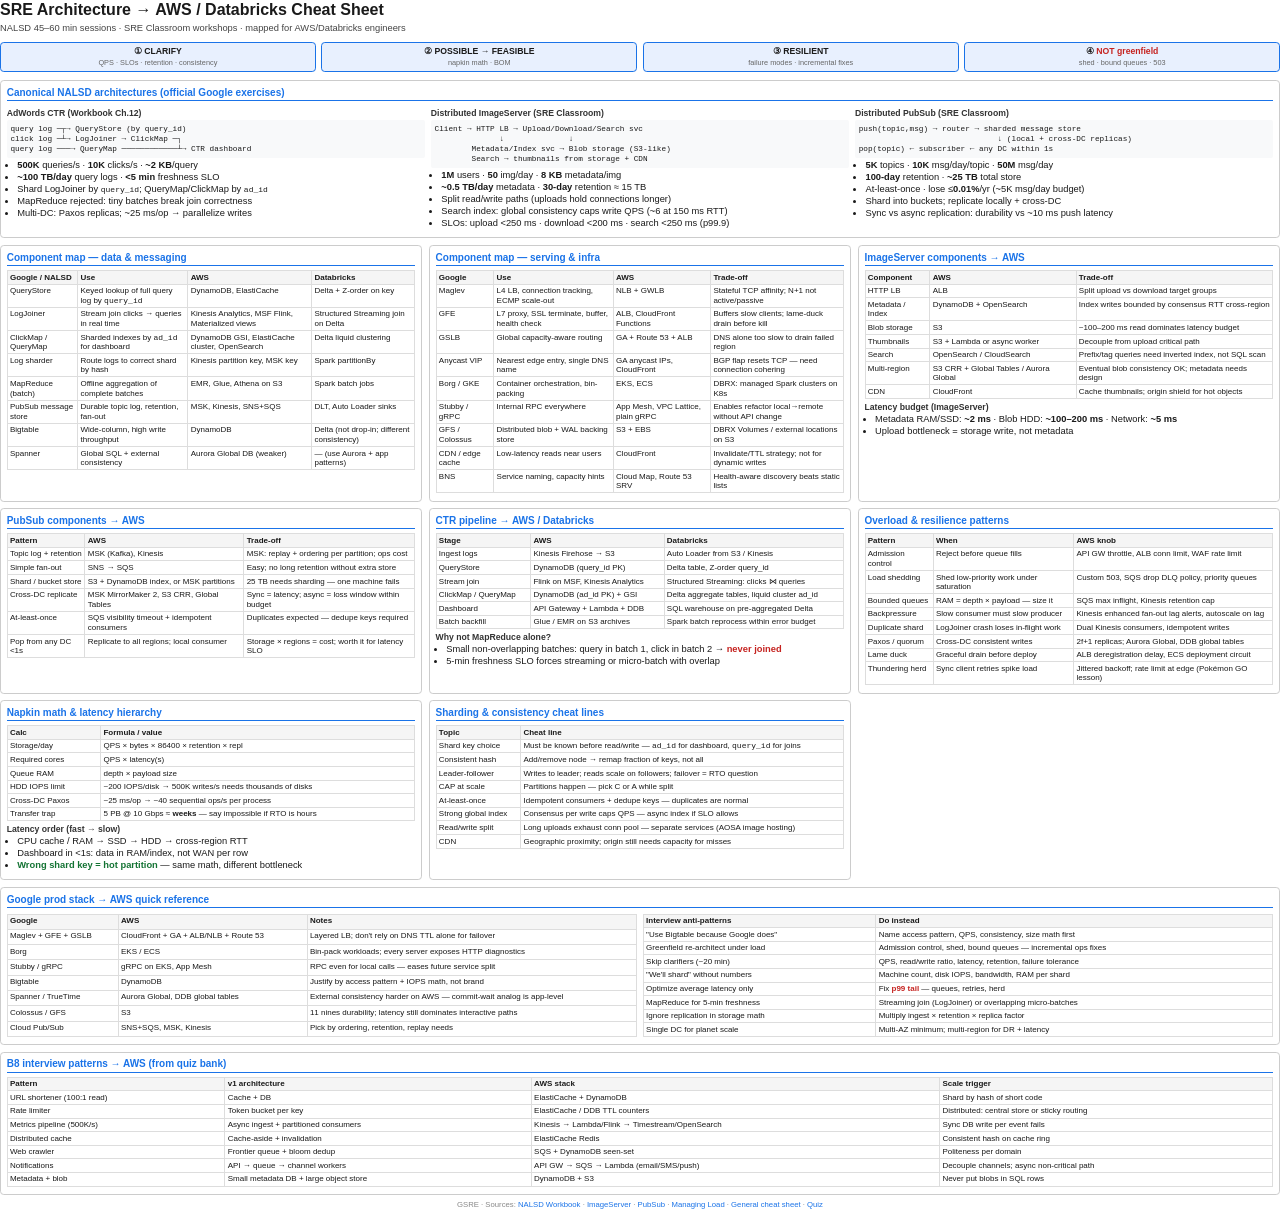
<file: architecture-cheatsheet.html>
<!DOCTYPE html>
<html lang="en">
<head>
  <meta charset="UTF-8">
  <title>SRE Architecture → AWS Cheat Sheet</title>
  <style>
    @page { size: A4 portrait; margin: 8mm; }
    * { box-sizing: border-box; margin: 0; padding: 0; }
    body {
      font-family: "Helvetica Neue", Helvetica, Arial, sans-serif;
      font-size: 7pt;
      line-height: 1.2;
      color: #1a1a1a;
      background: #fff;
    }
    h1 { font-size: 12pt; font-weight: 700; margin-bottom: 1mm; }
    .subtitle { font-size: 7pt; color: #444; margin-bottom: 2mm; }
    .loop-bar {
      display: flex; gap: 1.5mm; margin-bottom: 2mm;
      font-size: 6.5pt; font-weight: 600;
    }
    .loop-step {
      flex: 1; background: #e8f0fe; border: 0.3pt solid #1a73e8;
      border-radius: 1mm; padding: 1mm 1.2mm; text-align: center;
    }
    .grid { display: grid; grid-template-columns: 1fr 1fr 1fr; gap: 1.8mm; }
    section {
      border: 0.3pt solid #ccc; border-radius: 1mm;
      padding: 1.5mm; break-inside: avoid;
    }
    h2 {
      font-size: 7.5pt; font-weight: 700; color: #1a73e8;
      border-bottom: 0.4pt solid #1a73e8;
      padding-bottom: 0.4mm; margin-bottom: 1mm;
    }
    h3 { font-size: 6.5pt; font-weight: 700; color: #333; margin: 0.8mm 0 0.3mm; }
    ul { padding-left: 2.8mm; margin-bottom: 0.6mm; }
    li { margin-bottom: 0.25mm; }
    .mono { font-family: "Menlo", "Consolas", monospace; font-size: 6pt; }
    .tag { font-size: 5.5pt; color: #666; font-weight: 400; }
    .warn { color: #c5221f; font-weight: 600; }
    .ok { color: #137333; font-weight: 600; }
    table {
      width: 100%; border-collapse: collapse;
      font-size: 6pt; margin: 0.4mm 0;
    }
    td, th {
      border: 0.25pt solid #ddd;
      padding: 0.4mm 0.6mm; vertical-align: top;
    }
    th { background: #f5f5f5; font-weight: 600; text-align: left; }
    .full { grid-column: 1 / -1; }
    .cols2 { display: grid; grid-template-columns: 1fr 1fr; gap: 1.5mm; }
    .cols3 { display: grid; grid-template-columns: 1fr 1fr 1fr; gap: 1.5mm; }
    .flow {
      font-family: "Menlo", "Consolas", monospace;
      font-size: 5.8pt; background: #f8f9fa;
      padding: 1mm; border-radius: 0.5mm; margin: 0.5mm 0;
      white-space: pre-wrap; line-height: 1.3;
    }
    .footer {
      margin-top: 1.5mm; font-size: 5.8pt;
      color: #888; text-align: center;
    }
    .footer a { color: #1a73e8; text-decoration: none; }
  </style>
</head>
<body>

<h1>SRE Architecture → AWS / Databricks Cheat Sheet</h1>
<p class="subtitle">NALSD 45–60 min sessions · SRE Classroom workshops · mapped for AWS/Databricks engineers</p>

<div class="loop-bar">
  <div class="loop-step">① CLARIFY<br><span class="tag">QPS · SLOs · retention · consistency</span></div>
  <div class="loop-step">② POSSIBLE → FEASIBLE<br><span class="tag">napkin math · BOM</span></div>
  <div class="loop-step">③ RESILIENT<br><span class="tag">failure modes · incremental fixes</span></div>
  <div class="loop-step">④ <span class="warn">NOT greenfield</span><br><span class="tag">shed · bound queues · 503</span></div>
</div>

<div class="grid">

  <section class="full">
    <h2>Canonical NALSD architectures (official Google exercises)</h2>
    <div class="cols3">
      <div>
        <h3>AdWords CTR (Workbook Ch.12)</h3>
        <div class="flow">query log ─┬→ QueryStore (by query_id)
click log ─┴→ LogJoiner → ClickMap ─┐
query log ───→ QueryMap ────────────┴→ CTR dashboard</div>
        <ul>
          <li><strong>500K</strong> queries/s · <strong>10K</strong> clicks/s · <strong>~2 KB</strong>/query</li>
          <li><strong>~100 TB/day</strong> query logs · <strong>&lt;5 min</strong> freshness SLO</li>
          <li>Shard LogJoiner by <span class="mono">query_id</span>; QueryMap/ClickMap by <span class="mono">ad_id</span></li>
          <li>MapReduce rejected: tiny batches break join correctness</li>
          <li>Multi-DC: Paxos replicas; ~25 ms/op → parallelize writes</li>
        </ul>
      </div>
      <div>
        <h3>Distributed ImageServer (SRE Classroom)</h3>
        <div class="flow">Client → HTTP LB → Upload/Download/Search svc
              ↓              ↓
        Metadata/Index svc → Blob storage (S3-like)
        Search → thumbnails from storage + CDN</div>
        <ul>
          <li><strong>1M</strong> users · <strong>50</strong> img/day · <strong>8 KB</strong> metadata/img</li>
          <li><strong>~0.5 TB/day</strong> metadata · <strong>30-day</strong> retention ≈ 15 TB</li>
          <li>Split read/write paths (uploads hold connections longer)</li>
          <li>Search index: global consistency caps write QPS (~6 at 150 ms RTT)</li>
          <li>SLOs: upload &lt;250 ms · download &lt;200 ms · search &lt;250 ms (p99.9)</li>
        </ul>
      </div>
      <div>
        <h3>Distributed PubSub (SRE Classroom)</h3>
        <div class="flow">push(topic,msg) → router → sharded message store
                              ↓ (local + cross-DC replicas)
pop(topic) ← subscriber ← any DC within 1s</div>
        <ul>
          <li><strong>5K</strong> topics · <strong>10K</strong> msg/day/topic · <strong>50M</strong> msg/day</li>
          <li><strong>100-day</strong> retention · <strong>~25 TB</strong> total store</li>
          <li>At-least-once · lose ≤<strong>0.01%</strong>/yr (~5K msg/day budget)</li>
          <li>Shard into buckets; replicate locally + cross-DC</li>
          <li>Sync vs async replication: durability vs ~10 ms push latency</li>
        </ul>
      </div>
    </div>
  </section>

  <section>
    <h2>Component map — data &amp; messaging</h2>
    <table>
      <tr><th>Google / NALSD</th><th>Use</th><th>AWS</th><th>Databricks</th></tr>
      <tr>
        <td>QueryStore</td>
        <td>Keyed lookup of full query log by <span class="mono">query_id</span></td>
        <td>DynamoDB, ElastiCache</td>
        <td>Delta + Z-order on key</td>
      </tr>
      <tr>
        <td>LogJoiner</td>
        <td>Stream join clicks → queries in real time</td>
        <td>Kinesis Analytics, MSF Flink, Materialized views</td>
        <td>Structured Streaming join on Delta</td>
      </tr>
      <tr>
        <td>ClickMap / QueryMap</td>
        <td>Sharded indexes by <span class="mono">ad_id</span> for dashboard</td>
        <td>DynamoDB GSI, ElastiCache cluster, OpenSearch</td>
        <td>Delta liquid clustering</td>
      </tr>
      <tr>
        <td>Log sharder</td>
        <td>Route logs to correct shard by hash</td>
        <td>Kinesis partition key, MSK key</td>
        <td>Spark partitionBy</td>
      </tr>
      <tr>
        <td>MapReduce (batch)</td>
        <td>Offline aggregation of complete batches</td>
        <td>EMR, Glue, Athena on S3</td>
        <td>Spark batch jobs</td>
      </tr>
      <tr>
        <td>PubSub message store</td>
        <td>Durable topic log, retention, fan-out</td>
        <td>MSK, Kinesis, SNS+SQS</td>
        <td>DLT, Auto Loader sinks</td>
      </tr>
      <tr>
        <td>Bigtable</td>
        <td>Wide-column, high write throughput</td>
        <td>DynamoDB</td>
        <td>Delta (not drop-in; different consistency)</td>
      </tr>
      <tr>
        <td>Spanner</td>
        <td>Global SQL + external consistency</td>
        <td>Aurora Global DB (weaker)</td>
        <td>— (use Aurora + app patterns)</td>
      </tr>
    </table>
  </section>

  <section>
    <h2>Component map — serving &amp; infra</h2>
    <table>
      <tr><th>Google</th><th>Use</th><th>AWS</th><th>Trade-off</th></tr>
      <tr>
        <td>Maglev</td>
        <td>L4 LB, connection tracking, ECMP scale-out</td>
        <td>NLB + GWLB</td>
        <td>Stateful TCP affinity; N+1 not active/passive</td>
      </tr>
      <tr>
        <td>GFE</td>
        <td>L7 proxy, SSL terminate, buffer, health check</td>
        <td>ALB, CloudFront Functions</td>
        <td>Buffers slow clients; lame-duck drain before kill</td>
      </tr>
      <tr>
        <td>GSLB</td>
        <td>Global capacity-aware routing</td>
        <td>GA + Route 53 + ALB</td>
        <td>DNS alone too slow to drain failed region</td>
      </tr>
      <tr>
        <td>Anycast VIP</td>
        <td>Nearest edge entry, single DNS name</td>
        <td>GA anycast IPs, CloudFront</td>
        <td>BGP flap resets TCP — need connection cohering</td>
      </tr>
      <tr>
        <td>Borg / GKE</td>
        <td>Container orchestration, bin-packing</td>
        <td>EKS, ECS</td>
        <td>DBRX: managed Spark clusters on K8s</td>
      </tr>
      <tr>
        <td>Stubby / gRPC</td>
        <td>Internal RPC everywhere</td>
        <td>App Mesh, VPC Lattice, plain gRPC</td>
        <td>Enables refactor local→remote without API change</td>
      </tr>
      <tr>
        <td>GFS / Colossus</td>
        <td>Distributed blob + WAL backing store</td>
        <td>S3 + EBS</td>
        <td>DBRX Volumes / external locations on S3</td>
      </tr>
      <tr>
        <td>CDN / edge cache</td>
        <td>Low-latency reads near users</td>
        <td>CloudFront</td>
        <td>Invalidate/TTL strategy; not for dynamic writes</td>
      </tr>
      <tr>
        <td>BNS</td>
        <td>Service naming, capacity hints</td>
        <td>Cloud Map, Route 53 SRV</td>
        <td>Health-aware discovery beats static lists</td>
      </tr>
    </table>
  </section>

  <section>
    <h2>ImageServer components → AWS</h2>
    <table>
      <tr><th>Component</th><th>AWS</th><th>Trade-off</th></tr>
      <tr><td>HTTP LB</td><td>ALB</td><td>Split upload vs download target groups</td></tr>
      <tr><td>Metadata / Index</td><td>DynamoDB + OpenSearch</td><td>Index writes bounded by consensus RTT cross-region</td></tr>
      <tr><td>Blob storage</td><td>S3</td><td>~100–200 ms read dominates latency budget</td></tr>
      <tr><td>Thumbnails</td><td>S3 + Lambda or async worker</td><td>Decouple from upload critical path</td></tr>
      <tr><td>Search</td><td>OpenSearch / CloudSearch</td><td>Prefix/tag queries need inverted index, not SQL scan</td></tr>
      <tr><td>Multi-region</td><td>S3 CRR + Global Tables / Aurora Global</td><td>Eventual blob consistency OK; metadata needs design</td></tr>
      <tr><td>CDN</td><td>CloudFront</td><td>Cache thumbnails; origin shield for hot objects</td></tr>
    </table>
    <h3>Latency budget (ImageServer)</h3>
    <ul>
      <li>Metadata RAM/SSD: <strong>~2 ms</strong> · Blob HDD: <strong>~100–200 ms</strong> · Network: <strong>~5 ms</strong></li>
      <li>Upload bottleneck = storage write, not metadata</li>
    </ul>
  </section>

  <section>
    <h2>PubSub components → AWS</h2>
    <table>
      <tr><th>Pattern</th><th>AWS</th><th>Trade-off</th></tr>
      <tr><td>Topic log + retention</td><td>MSK (Kafka), Kinesis</td><td>MSK: replay + ordering per partition; ops cost</td></tr>
      <tr><td>Simple fan-out</td><td>SNS → SQS</td><td>Easy; no long retention without extra store</td></tr>
      <tr><td>Shard / bucket store</td><td>S3 + DynamoDB index, or MSK partitions</td><td>25 TB needs sharding — one machine fails</td></tr>
      <tr><td>Cross-DC replicate</td><td>MSK MirrorMaker 2, S3 CRR, Global Tables</td><td>Sync = latency; async = loss window within budget</td></tr>
      <tr><td>At-least-once</td><td>SQS visibility timeout + idempotent consumers</td><td>Duplicates expected — dedupe keys required</td></tr>
      <tr><td>Pop from any DC &lt;1s</td><td>Replicate to all regions; local consumer</td><td>Storage × regions = cost; worth it for latency SLO</td></tr>
    </table>
  </section>

  <section>
    <h2>CTR pipeline → AWS / Databricks</h2>
    <table>
      <tr><th>Stage</th><th>AWS</th><th>Databricks</th></tr>
      <tr><td>Ingest logs</td><td>Kinesis Firehose → S3</td><td>Auto Loader from S3 / Kinesis</td></tr>
      <tr><td>QueryStore</td><td>DynamoDB (query_id PK)</td><td>Delta table, Z-order query_id</td></tr>
      <tr><td>Stream join</td><td>Flink on MSF, Kinesis Analytics</td><td>Structured Streaming: clicks ⋈ queries</td></tr>
      <tr><td>ClickMap / QueryMap</td><td>DynamoDB (ad_id PK) + GSI</td><td>Delta aggregate tables, liquid cluster ad_id</td></tr>
      <tr><td>Dashboard</td><td>API Gateway + Lambda + DDB</td><td>SQL warehouse on pre-aggregated Delta</td></tr>
      <tr><td>Batch backfill</td><td>Glue / EMR on S3 archives</td><td>Spark batch reprocess within error budget</td></tr>
    </table>
    <h3>Why not MapReduce alone?</h3>
    <ul>
      <li>Small non-overlapping batches: query in batch 1, click in batch 2 → <span class="warn">never joined</span></li>
      <li>5-min freshness SLO forces streaming or micro-batch with overlap</li>
    </ul>
  </section>

  <section>
    <h2>Overload &amp; resilience patterns</h2>
    <table>
      <tr><th>Pattern</th><th>When</th><th>AWS knob</th></tr>
      <tr><td>Admission control</td><td>Reject before queue fills</td><td>API GW throttle, ALB conn limit, WAF rate limit</td></tr>
      <tr><td>Load shedding</td><td>Shed low-priority work under saturation</td><td>Custom 503, SQS drop DLQ policy, priority queues</td></tr>
      <tr><td>Bounded queues</td><td>RAM = depth × payload — size it</td><td>SQS max inflight, Kinesis retention cap</td></tr>
      <tr><td>Backpressure</td><td>Slow consumer must slow producer</td><td>Kinesis enhanced fan-out lag alerts, autoscale on lag</td></tr>
      <tr><td>Duplicate shard</td><td>LogJoiner crash loses in-flight work</td><td>Dual Kinesis consumers, idempotent writes</td></tr>
      <tr><td>Paxos / quorum</td><td>Cross-DC consistent writes</td><td>2f+1 replicas; Aurora Global, DDB global tables</td></tr>
      <tr><td>Lame duck</td><td>Graceful drain before deploy</td><td>ALB deregistration delay, ECS deployment circuit</td></tr>
      <tr><td>Thundering herd</td><td>Sync client retries spike load</td><td>Jittered backoff; rate limit at edge (Pokémon GO lesson)</td></tr>
    </table>
  </section>

  <section>
    <h2>Napkin math &amp; latency hierarchy</h2>
    <table>
      <tr><th>Calc</th><th>Formula / value</th></tr>
      <tr><td>Storage/day</td><td>QPS × bytes × 86400 × retention × repl</td></tr>
      <tr><td>Required cores</td><td>QPS × latency(s)</td></tr>
      <tr><td>Queue RAM</td><td>depth × payload size</td></tr>
      <tr><td>HDD IOPS limit</td><td>~200 IOPS/disk → 500K writes/s needs thousands of disks</td></tr>
      <tr><td>Cross-DC Paxos</td><td>~25 ms/op → ~40 sequential ops/s per process</td></tr>
      <tr><td>Transfer trap</td><td>5 PB @ 10 Gbps ≈ <strong>weeks</strong> — say impossible if RTO is hours</td></tr>
    </table>
    <h3>Latency order (fast → slow)</h3>
    <ul>
      <li>CPU cache / RAM → SSD → HDD → cross-region RTT</li>
      <li>Dashboard in &lt;1s: data in RAM/index, not WAN per row</li>
      <li><span class="ok">Wrong shard key = hot partition</span> — same math, different bottleneck</li>
    </ul>
  </section>

  <section>
    <h2>Sharding &amp; consistency cheat lines</h2>
    <table>
      <tr><th>Topic</th><th>Cheat line</th></tr>
      <tr><td>Shard key choice</td><td>Must be known before read/write — <span class="mono">ad_id</span> for dashboard, <span class="mono">query_id</span> for joins</td></tr>
      <tr><td>Consistent hash</td><td>Add/remove node → remap fraction of keys, not all</td></tr>
      <tr><td>Leader-follower</td><td>Writes to leader; reads scale on followers; failover = RTO question</td></tr>
      <tr><td>CAP at scale</td><td>Partitions happen — pick C or A while split</td></tr>
      <tr><td>At-least-once</td><td>Idempotent consumers + dedupe keys — duplicates are normal</td></tr>
      <tr><td>Strong global index</td><td>Consensus per write caps QPS — async index if SLO allows</td></tr>
      <tr><td>Read/write split</td><td>Long uploads exhaust conn pool — separate services (AOSA image hosting)</td></tr>
      <tr><td>CDN</td><td>Geographic proximity; origin still needs capacity for misses</td></tr>
    </table>
  </section>

  <section class="full">
    <h2>Google prod stack → AWS quick reference</h2>
    <div class="cols2">
      <table>
        <tr><th>Google</th><th>AWS</th><th>Notes</th></tr>
        <tr><td>Maglev + GFE + GSLB</td><td>CloudFront + GA + ALB/NLB + Route 53</td><td>Layered LB; don't rely on DNS TTL alone for failover</td></tr>
        <tr><td>Borg</td><td>EKS / ECS</td><td>Bin-pack workloads; every server exposes HTTP diagnostics</td></tr>
        <tr><td>Stubby / gRPC</td><td>gRPC on EKS, App Mesh</td><td>RPC even for local calls — eases future service split</td></tr>
        <tr><td>Bigtable</td><td>DynamoDB</td><td>Justify by access pattern + IOPS math, not brand</td></tr>
        <tr><td>Spanner / TrueTime</td><td>Aurora Global, DDB global tables</td><td>External consistency harder on AWS — commit-wait analog is app-level</td></tr>
        <tr><td>Colossus / GFS</td><td>S3</td><td>11 nines durability; latency still dominates interactive paths</td></tr>
        <tr><td>Cloud Pub/Sub</td><td>SNS+SQS, MSK, Kinesis</td><td>Pick by ordering, retention, replay needs</td></tr>
      </table>
      <table>
        <tr><th>Interview anti-patterns</th><th>Do instead</th></tr>
        <tr><td>"Use Bigtable because Google does"</td><td>Name access pattern, QPS, consistency, size math first</td></tr>
        <tr><td>Greenfield re-architect under load</td><td>Admission control, shed, bound queues — incremental ops fixes</td></tr>
        <tr><td>Skip clarifiers (~20 min)</td><td>QPS, read/write ratio, latency, retention, failure tolerance</td></tr>
        <tr><td>"We'll shard" without numbers</td><td>Machine count, disk IOPS, bandwidth, RAM per shard</td></tr>
        <tr><td>Optimize average latency only</td><td>Fix <span class="warn">p99 tail</span> — queues, retries, herd</td></tr>
        <tr><td>MapReduce for 5-min freshness</td><td>Streaming join (LogJoiner) or overlapping micro-batches</td></tr>
        <tr><td>Ignore replication in storage math</td><td>Multiply ingest × retention × replica factor</td></tr>
        <tr><td>Single DC for planet scale</td><td>Multi-AZ minimum; multi-region for DR + latency</td></tr>
      </table>
    </div>
  </section>

  <section class="full">
    <h2>B8 interview patterns → AWS (from quiz bank)</h2>
    <table>
      <tr><th>Pattern</th><th>v1 architecture</th><th>AWS stack</th><th>Scale trigger</th></tr>
      <tr><td>URL shortener (100:1 read)</td><td>Cache + DB</td><td>ElastiCache + DynamoDB</td><td>Shard by hash of short code</td></tr>
      <tr><td>Rate limiter</td><td>Token bucket per key</td><td>ElastiCache / DDB TTL counters</td><td>Distributed: central store or sticky routing</td></tr>
      <tr><td>Metrics pipeline (500K/s)</td><td>Async ingest + partitioned consumers</td><td>Kinesis → Lambda/Flink → Timestream/OpenSearch</td><td>Sync DB write per event fails</td></tr>
      <tr><td>Distributed cache</td><td>Cache-aside + invalidation</td><td>ElastiCache Redis</td><td>Consistent hash on cache ring</td></tr>
      <tr><td>Web crawler</td><td>Frontier queue + bloom dedup</td><td>SQS + DynamoDB seen-set</td><td>Politeness per domain</td></tr>
      <tr><td>Notifications</td><td>API → queue → channel workers</td><td>API GW → SQS → Lambda (email/SMS/push)</td><td>Decouple channels; async non-critical path</td></tr>
      <tr><td>Metadata + blob</td><td>Small metadata DB + large object store</td><td>DynamoDB + S3</td><td>Never put blobs in SQL rows</td></tr>
    </table>
  </section>

</div>

<p class="footer">
  GSRE · Sources:
  <a href="https://sre.google/workbook/non-abstract-design/">NALSD Workbook</a> ·
  <a href="https://sre.google/classroom/imageserver/">ImageServer</a> ·
  <a href="https://sre.google/classroom/distributed-pubsub/">PubSub</a> ·
  <a href="https://sre.google/workbook/managing-load/">Managing Load</a> ·
  <a href="cheat-sheet.html">General cheat sheet</a> ·
  <a href="https://jrodimusprime.github.io/GSRE/">Quiz</a>
</p>

</body>
</html>
</file>
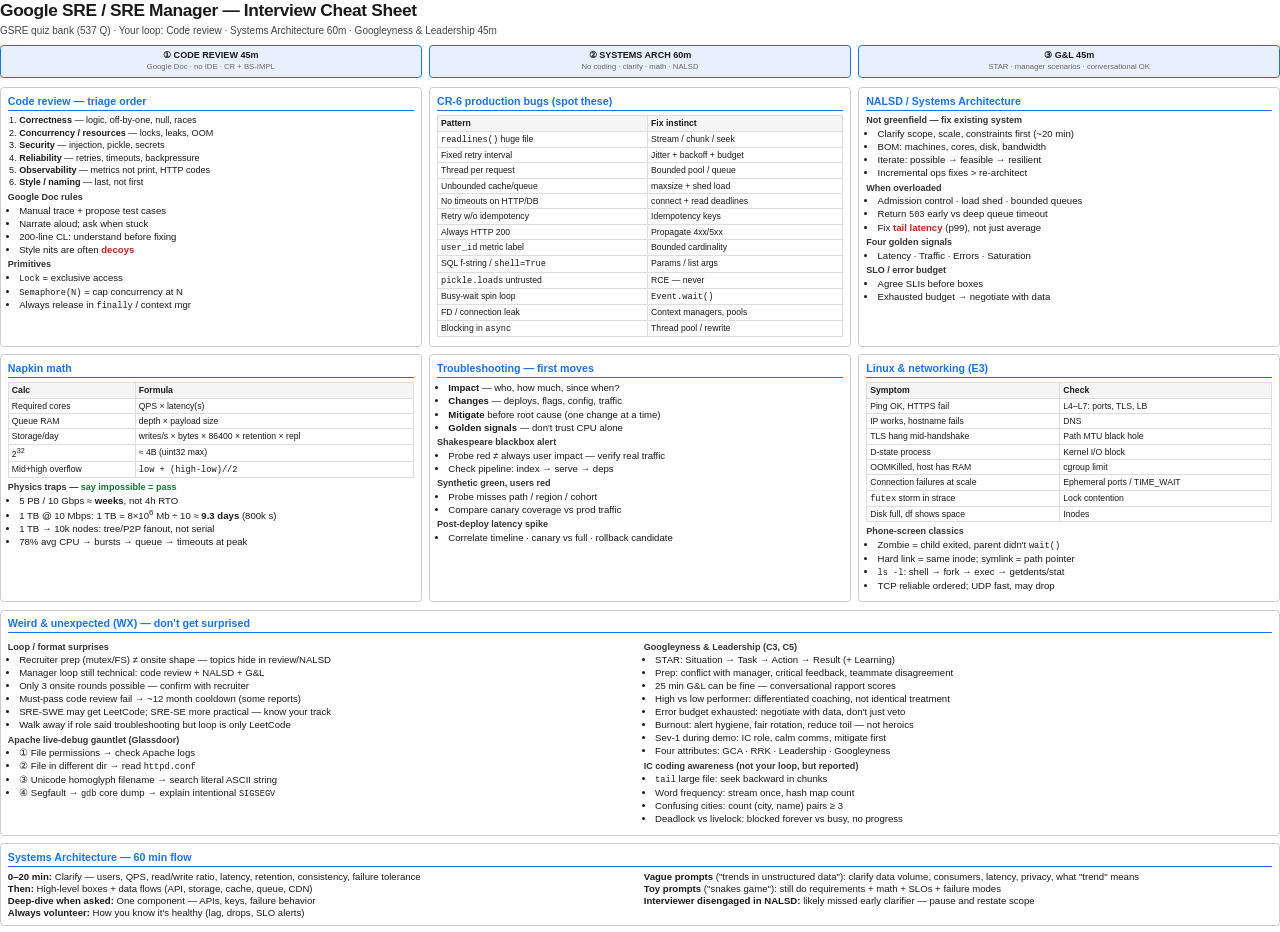
<file: cheat-sheet.html>
<!DOCTYPE html>
<html lang="en">
<head>
  <meta charset="UTF-8">
  <title>GSRE Interview Cheat Sheet</title>
  <style>
    @page { size: A4 portrait; margin: 8mm; }
    * { box-sizing: border-box; margin: 0; padding: 0; }
    body {
      font-family: "Helvetica Neue", Helvetica, Arial, sans-serif;
      font-size: 7.2pt;
      line-height: 1.22;
      color: #1a1a1a;
      background: #fff;
      padding: 0;
    }
    h1 {
      font-size: 13pt;
      font-weight: 700;
      letter-spacing: -0.02em;
      margin-bottom: 1mm;
    }
    .subtitle { font-size: 7.5pt; color: #444; margin-bottom: 2mm; }
    .loop-bar {
      display: flex;
      gap: 2mm;
      margin-bottom: 2.5mm;
      font-size: 6.8pt;
      font-weight: 600;
    }
    .loop-step {
      flex: 1;
      background: #e8f0fe;
      border: 0.3pt solid #1a73e8;
      border-radius: 1mm;
      padding: 1.2mm 1.5mm;
      text-align: center;
    }
    .grid {
      display: grid;
      grid-template-columns: 1fr 1fr 1fr;
      gap: 2mm;
    }
    section {
      border: 0.3pt solid #ccc;
      border-radius: 1mm;
      padding: 1.8mm;
      break-inside: avoid;
    }
    h2 {
      font-size: 8pt;
      font-weight: 700;
      color: #1a73e8;
      border-bottom: 0.4pt solid #1a73e8;
      padding-bottom: 0.5mm;
      margin-bottom: 1.2mm;
    }
    h3 {
      font-size: 6.8pt;
      font-weight: 700;
      color: #333;
      margin: 1mm 0 0.4mm;
    }
    ul { padding-left: 3mm; margin-bottom: 0.8mm; }
    li { margin-bottom: 0.35mm; }
    .mono { font-family: "Menlo", "Consolas", monospace; font-size: 6.5pt; }
    .tag { font-size: 5.8pt; color: #666; font-weight: 400; }
    .warn { color: #c5221f; font-weight: 600; }
    .ok { color: #137333; font-weight: 600; }
    table {
      width: 100%;
      border-collapse: collapse;
      font-size: 6.5pt;
      margin: 0.5mm 0;
    }
    td, th {
      border: 0.25pt solid #ddd;
      padding: 0.5mm 0.8mm;
      vertical-align: top;
    }
    th { background: #f5f5f5; font-weight: 600; text-align: left; }
    .full { grid-column: 1 / -1; }
    .cols2 { display: grid; grid-template-columns: 1fr 1fr; gap: 2mm; }
    .footer {
      margin-top: 1.5mm;
      font-size: 6pt;
      color: #888;
      text-align: center;
    }
    .footer a { color: #1a73e8; text-decoration: none; }
  </style>
</head>
<body>

<h1>Google SRE / SRE Manager — Interview Cheat Sheet</h1>
<p class="subtitle">GSRE quiz bank (537 Q) · Your loop: Code review · Systems Architecture 60m · Googleyness &amp; Leadership 45m</p>

<div class="loop-bar">
  <div class="loop-step">① CODE REVIEW 45m<br><span class="tag">Google Doc · no IDE · CR + BS-IMPL</span></div>
  <div class="loop-step">② SYSTEMS ARCH 60m<br><span class="tag">No coding · clarify · math · NALSD</span></div>
  <div class="loop-step">③ G&amp;L 45m<br><span class="tag">STAR · manager scenarios · conversational OK</span></div>
</div>

<div class="grid">

  <section>
    <h2>Code review — triage order</h2>
    <ol style="padding-left:3mm;font-size:6.8pt;">
      <li><strong>Correctness</strong> — logic, off-by-one, null, races</li>
      <li><strong>Concurrency / resources</strong> — locks, leaks, OOM</li>
      <li><strong>Security</strong> — injection, pickle, secrets</li>
      <li><strong>Reliability</strong> — retries, timeouts, backpressure</li>
      <li><strong>Observability</strong> — metrics not print, HTTP codes</li>
      <li><strong>Style / naming</strong> — last, not first</li>
    </ol>
    <h3>Google Doc rules</h3>
    <ul>
      <li>Manual trace + propose test cases</li>
      <li>Narrate aloud; ask when stuck</li>
      <li>200-line CL: understand before fixing</li>
      <li>Style nits are often <span class="warn">decoys</span></li>
    </ul>
    <h3>Primitives</h3>
    <ul>
      <li><span class="mono">Lock</span> = exclusive access</li>
      <li><span class="mono">Semaphore(N)</span> = cap concurrency at N</li>
      <li>Always release in <span class="mono">finally</span> / context mgr</li>
    </ul>
  </section>

  <section>
    <h2>CR-6 production bugs (spot these)</h2>
    <table>
      <tr><th>Pattern</th><th>Fix instinct</th></tr>
      <tr><td><span class="mono">readlines()</span> huge file</td><td>Stream / chunk / seek</td></tr>
      <tr><td>Fixed retry interval</td><td>Jitter + backoff + budget</td></tr>
      <tr><td>Thread per request</td><td>Bounded pool / queue</td></tr>
      <tr><td>Unbounded cache/queue</td><td>maxsize + shed load</td></tr>
      <tr><td>No timeouts on HTTP/DB</td><td>connect + read deadlines</td></tr>
      <tr><td>Retry w/o idempotency</td><td>Idempotency keys</td></tr>
      <tr><td>Always HTTP 200</td><td>Propagate 4xx/5xx</td></tr>
      <tr><td><span class="mono">user_id</span> metric label</td><td>Bounded cardinality</td></tr>
      <tr><td>SQL f-string / <span class="mono">shell=True</span></td><td>Params / list args</td></tr>
      <tr><td><span class="mono">pickle.loads</span> untrusted</td><td>RCE — never</td></tr>
      <tr><td>Busy-wait spin loop</td><td><span class="mono">Event.wait()</span></td></tr>
      <tr><td>FD / connection leak</td><td>Context managers, pools</td></tr>
      <tr><td>Blocking in <span class="mono">async</span></td><td>Thread pool / rewrite</td></tr>
    </table>
  </section>

  <section>
    <h2>NALSD / Systems Architecture</h2>
    <h3>Not greenfield — fix existing system</h3>
    <ul>
      <li>Clarify scope, scale, constraints first (~20 min)</li>
      <li>BOM: machines, cores, disk, bandwidth</li>
      <li>Iterate: possible → feasible → resilient</li>
      <li>Incremental ops fixes &gt; re-architect</li>
    </ul>
    <h3>When overloaded</h3>
    <ul>
      <li>Admission control · load shed · bounded queues</li>
      <li>Return <span class="mono">503</span> early vs deep queue timeout</li>
      <li>Fix <span class="warn">tail latency</span> (p99), not just average</li>
    </ul>
    <h3>Four golden signals</h3>
    <ul>
      <li>Latency · Traffic · Errors · Saturation</li>
    </ul>
    <h3>SLO / error budget</h3>
    <ul>
      <li>Agree SLIs before boxes</li>
      <li>Exhausted budget → negotiate with data</li>
    </ul>
  </section>

  <section>
    <h2>Napkin math</h2>
    <table>
      <tr><th>Calc</th><th>Formula</th></tr>
      <tr><td>Required cores</td><td>QPS × latency(s)</td></tr>
      <tr><td>Queue RAM</td><td>depth × payload size</td></tr>
      <tr><td>Storage/day</td><td>writes/s × bytes × 86400 × retention × repl</td></tr>
      <tr><td>2<sup>32</sup></td><td>≈ 4B (uint32 max)</td></tr>
      <tr><td>Mid+high overflow</td><td><span class="mono">low + (high-low)//2</span></td></tr>
    </table>
    <h3>Physics traps — <span class="ok">say impossible = pass</span></h3>
    <ul>
      <li>5 PB / 10 Gbps ≈ <strong>weeks</strong>, not 4h RTO</li>
      <li>1 TB @ 10 Mbps: 1 TB = 8×10<sup>6</sup> Mb ÷ 10 ≈ <strong>9.3 days</strong> (800k s)</li>
      <li>1 TB → 10k nodes: tree/P2P fanout, not serial</li>
      <li>78% avg CPU → bursts → queue → timeouts at peak</li>
    </ul>
  </section>

  <section>
    <h2>Troubleshooting — first moves</h2>
    <ul>
      <li><strong>Impact</strong> — who, how much, since when?</li>
      <li><strong>Changes</strong> — deploys, flags, config, traffic</li>
      <li><strong>Mitigate</strong> before root cause (one change at a time)</li>
      <li><strong>Golden signals</strong> — don't trust CPU alone</li>
    </ul>
    <h3>Shakespeare blackbox alert</h3>
    <ul>
      <li>Probe red ≠ always user impact — verify real traffic</li>
      <li>Check pipeline: index → serve → deps</li>
    </ul>
    <h3>Synthetic green, users red</h3>
    <ul>
      <li>Probe misses path / region / cohort</li>
      <li>Compare canary coverage vs prod traffic</li>
    </ul>
    <h3>Post-deploy latency spike</h3>
    <ul>
      <li>Correlate timeline · canary vs full · rollback candidate</li>
    </ul>
  </section>

  <section>
    <h2>Linux &amp; networking (E3)</h2>
    <table>
      <tr><th>Symptom</th><th>Check</th></tr>
      <tr><td>Ping OK, HTTPS fail</td><td>L4–L7: ports, TLS, LB</td></tr>
      <tr><td>IP works, hostname fails</td><td>DNS</td></tr>
      <tr><td>TLS hang mid-handshake</td><td>Path MTU black hole</td></tr>
      <tr><td>D-state process</td><td>Kernel I/O block</td></tr>
      <tr><td>OOMKilled, host has RAM</td><td>cgroup limit</td></tr>
      <tr><td>Connection failures at scale</td><td>Ephemeral ports / TIME_WAIT</td></tr>
      <tr><td><span class="mono">futex</span> storm in strace</td><td>Lock contention</td></tr>
      <tr><td>Disk full, df shows space</td><td>Inodes</td></tr>
    </table>
    <h3>Phone-screen classics</h3>
    <ul>
      <li>Zombie = child exited, parent didn't <span class="mono">wait()</span></li>
      <li>Hard link = same inode; symlink = path pointer</li>
      <li><span class="mono">ls -l</span>: shell → fork → exec → getdents/stat</li>
      <li>TCP reliable ordered; UDP fast, may drop</li>
    </ul>
  </section>

  <section class="full">
    <h2>Weird &amp; unexpected (WX) — don't get surprised</h2>
    <div class="cols2">
      <div>
        <h3>Loop / format surprises</h3>
        <ul>
          <li>Recruiter prep (mutex/FS) ≠ onsite shape — topics hide in review/NALSD</li>
          <li>Manager loop still technical: code review + NALSD + G&amp;L</li>
          <li>Only 3 onsite rounds possible — confirm with recruiter</li>
          <li>Must-pass code review fail → ~12 month cooldown (some reports)</li>
          <li>SRE-SWE may get LeetCode; SRE-SE more practical — know your track</li>
          <li>Walk away if role said troubleshooting but loop is only LeetCode</li>
        </ul>
        <h3>Apache live-debug gauntlet (Glassdoor)</h3>
        <ul>
          <li>① File permissions → check Apache logs</li>
          <li>② File in different dir → read <span class="mono">httpd.conf</span></li>
          <li>③ Unicode homoglyph filename → search literal ASCII string</li>
          <li>④ Segfault → <span class="mono">gdb</span> core dump → explain intentional <span class="mono">SIGSEGV</span></li>
        </ul>
      </div>
      <div>
        <h3>Googleyness &amp; Leadership (C3, C5)</h3>
        <ul>
          <li>STAR: Situation → Task → Action → Result (+ Learning)</li>
          <li>Prep: conflict with manager, critical feedback, teammate disagreement</li>
          <li>25 min G&amp;L can be fine — conversational rapport scores</li>
          <li>High vs low performer: differentiated coaching, not identical treatment</li>
          <li>Error budget exhausted: negotiate with data, don't just veto</li>
          <li>Burnout: alert hygiene, fair rotation, reduce toil — not heroics</li>
          <li>Sev-1 during demo: IC role, calm comms, mitigate first</li>
          <li>Four attributes: GCA · RRK · Leadership · Googleyness</li>
        </ul>
        <h3>IC coding awareness (not your loop, but reported)</h3>
        <ul>
          <li><span class="mono">tail</span> large file: seek backward in chunks</li>
          <li>Word frequency: stream once, hash map count</li>
          <li>Confusing cities: count (city, name) pairs ≥ 3</li>
          <li>Deadlock vs livelock: blocked forever vs busy, no progress</li>
        </ul>
      </div>
    </div>
  </section>

  <section class="full">
    <h2>Systems Architecture — 60 min flow</h2>
    <div class="cols2">
      <div>
        <strong>0–20 min:</strong> Clarify — users, QPS, read/write ratio, latency, retention, consistency, failure tolerance<br>
        <strong>Then:</strong> High-level boxes + data flows (API, storage, cache, queue, CDN)<br>
        <strong>Deep-dive when asked:</strong> One component — APIs, keys, failure behavior<br>
        <strong>Always volunteer:</strong> How you know it's healthy (lag, drops, SLO alerts)
      </div>
      <div>
        <strong>Vague prompts</strong> ("trends in unstructured data"): clarify data volume, consumers, latency, privacy, what "trend" means<br>
        <strong>Toy prompts</strong> ("snakes game"): still do requirements + math + SLOs + failure modes<br>
        <strong>Interviewer disengaged in NALSD:</strong> likely missed early clarifier — pause and restate scope
      </div>
    </div>
  </section>

</div>

<p class="footer">GSRE · <a href="https://jrodimusprime.github.io/GSRE/">Quiz</a> · <a href="https://jrodimusprime.github.io/GSRE/cards/">Flash cards</a> · <a href="cheat-sheet.pdf">PDF</a> · Modules: CR-REVIEW · B5 · E3 · C3 · C5 · WX</p>

</body>
</html>
</file>
